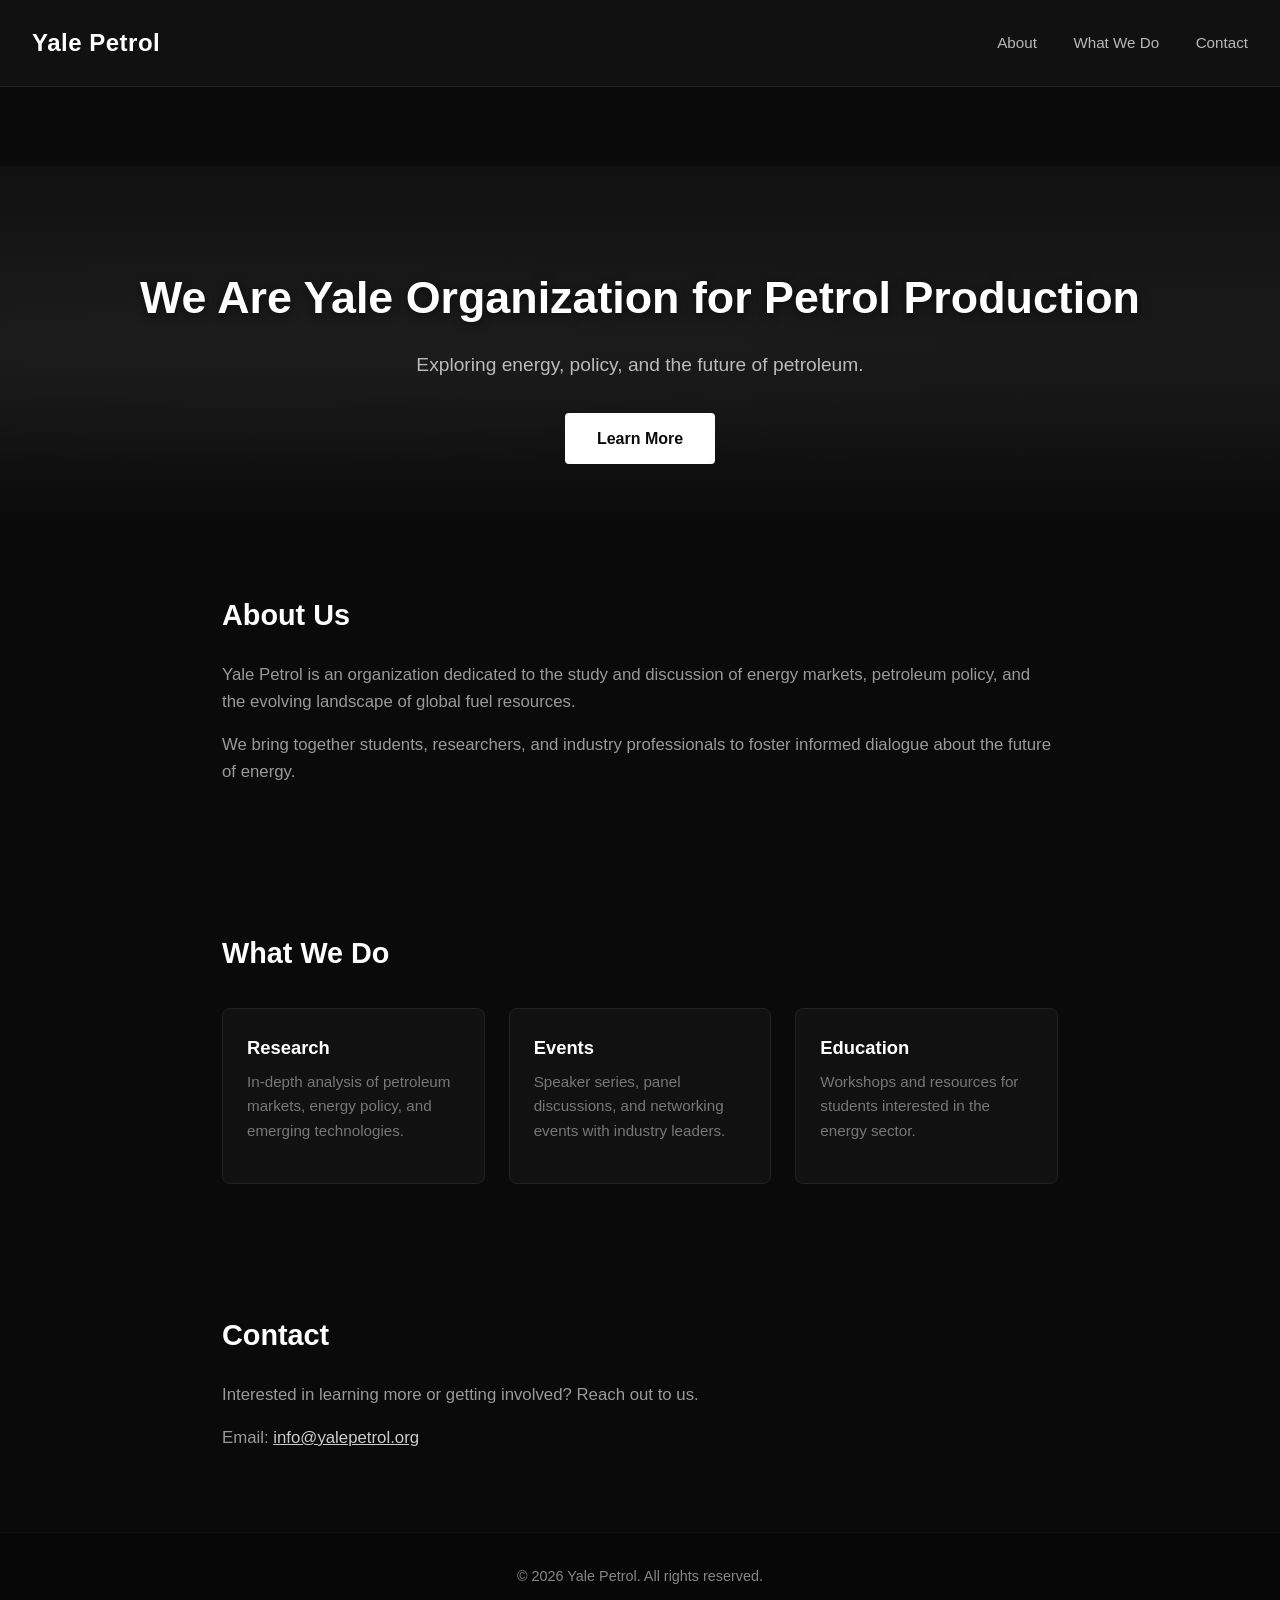
<file: index.html>
<!DOCTYPE html>
<html lang="en">
<head>
    <meta charset="UTF-8">
    <meta name="viewport" content="width=device-width, initial-scale=1.0">
    <title>Yale Petrol</title>
    <style>
        * {
            margin: 0;
            padding: 0;
            box-sizing: border-box;
        }

        body {
            font-family: -apple-system, BlinkMacSystemFont, 'Segoe UI', Roboto, Oxygen, Ubuntu, sans-serif;
            color: #e0e0e0;
            background-color: #0a0a0a;
            line-height: 1.6;
        }

        header {
            background-color: #111111;
            color: #ffffff;
            padding: 1.5rem 2rem;
            display: flex;
            justify-content: space-between;
            align-items: center;
            border-bottom: 1px solid #222;
        }

        header h1 {
            font-size: 1.5rem;
            font-weight: 700;
            letter-spacing: 0.5px;
        }

        nav a {
            color: #ffffff;
            text-decoration: none;
            margin-left: 2rem;
            font-size: 0.95rem;
            opacity: 0.7;
            transition: opacity 0.2s;
        }

        nav a:hover {
            opacity: 1;
        }

        /* Oil drip container */
        .oil-drips {
            position: relative;
            width: 100%;
            height: 80px;
            overflow: hidden;
            background: transparent;
            z-index: 10;
            margin-top: -1px;
        }

        .drip {
            position: absolute;
            top: -20px;
            width: 12px;
            background: linear-gradient(180deg, #1a1a1a 0%, #0d0d0d 40%, #111 100%);
            border-radius: 0 0 50% 50%;
            animation: dripDown 3s ease-in infinite;
        }

        .drip::after {
            content: '';
            position: absolute;
            bottom: -8px;
            left: 50%;
            transform: translateX(-50%);
            width: 14px;
            height: 10px;
            background: radial-gradient(ellipse, #1a1a1a, transparent);
            border-radius: 50%;
        }

        .drip:nth-child(1) { left: 5%; animation-delay: 0s; animation-duration: 2.8s; width: 10px; }
        .drip:nth-child(2) { left: 15%; animation-delay: 1.2s; animation-duration: 3.4s; width: 14px; }
        .drip:nth-child(3) { left: 25%; animation-delay: 0.5s; animation-duration: 2.6s; width: 11px; }
        .drip:nth-child(4) { left: 35%; animation-delay: 2.1s; animation-duration: 3.1s; width: 13px; }
        .drip:nth-child(5) { left: 45%; animation-delay: 0.8s; animation-duration: 2.9s; width: 10px; }
        .drip:nth-child(6) { left: 55%; animation-delay: 1.7s; animation-duration: 3.3s; width: 15px; }
        .drip:nth-child(7) { left: 65%; animation-delay: 0.3s; animation-duration: 2.7s; width: 12px; }
        .drip:nth-child(8) { left: 75%; animation-delay: 2.5s; animation-duration: 3.0s; width: 11px; }
        .drip:nth-child(9) { left: 85%; animation-delay: 1.0s; animation-duration: 3.5s; width: 13px; }
        .drip:nth-child(10) { left: 93%; animation-delay: 1.9s; animation-duration: 2.5s; width: 10px; }

        @keyframes dripDown {
            0% {
                height: 0;
                opacity: 0.8;
            }
            30% {
                height: 40px;
                opacity: 1;
            }
            60% {
                height: 60px;
                opacity: 0.9;
            }
            80% {
                height: 70px;
                opacity: 0.5;
            }
            100% {
                height: 80px;
                opacity: 0;
            }
        }

        .hero {
            background: linear-gradient(180deg, #111111 0%, #1a1a1a 50%, #0a0a0a 100%);
            color: #ffffff;
            text-align: center;
            padding: 6rem 2rem 4rem;
            position: relative;
            overflow: hidden;
        }

        .hero::before {
            content: '';
            position: absolute;
            top: 0;
            left: 0;
            right: 0;
            bottom: 0;
            background:
                radial-gradient(ellipse at 20% 50%, rgba(30, 30, 30, 0.5) 0%, transparent 50%),
                radial-gradient(ellipse at 80% 50%, rgba(25, 25, 25, 0.5) 0%, transparent 50%);
            pointer-events: none;
        }

        .hero h2 {
            font-size: 2.8rem;
            margin-bottom: 1rem;
            font-weight: 700;
            position: relative;
            text-shadow: 0 2px 10px rgba(0, 0, 0, 0.5);
        }

        .hero p {
            font-size: 1.2rem;
            max-width: 600px;
            margin: 0 auto 2rem;
            opacity: 0.7;
            position: relative;
        }

        .hero .btn {
            display: inline-block;
            background-color: #ffffff;
            color: #0a0a0a;
            padding: 0.8rem 2rem;
            border-radius: 4px;
            text-decoration: none;
            font-weight: 600;
            position: relative;
            transition: transform 0.2s, box-shadow 0.2s;
        }

        .hero .btn:hover {
            transform: translateY(-2px);
            box-shadow: 0 4px 20px rgba(255, 255, 255, 0.1);
        }

        .section {
            max-width: 900px;
            margin: 0 auto;
            padding: 4rem 2rem;
        }

        .section h3 {
            font-size: 1.8rem;
            margin-bottom: 1.5rem;
            color: #ffffff;
        }

        .section p {
            font-size: 1.05rem;
            color: #999;
            margin-bottom: 1rem;
        }

        .cards {
            display: grid;
            grid-template-columns: repeat(auto-fit, minmax(250px, 1fr));
            gap: 1.5rem;
            margin-top: 2rem;
        }

        .card {
            border: 1px solid #222;
            border-radius: 8px;
            padding: 1.5rem;
            background-color: #111;
            transition: box-shadow 0.2s, border-color 0.2s;
        }

        .card:hover {
            box-shadow: 0 4px 20px rgba(0, 0, 0, 0.4);
            border-color: #333;
        }

        .card h4 {
            color: #ffffff;
            margin-bottom: 0.5rem;
            font-size: 1.15rem;
        }

        .card p {
            font-size: 0.95rem;
            color: #777;
        }

        footer {
            background-color: #050505;
            color: #ffffff;
            text-align: center;
            padding: 2rem;
            font-size: 0.9rem;
            opacity: 0.5;
            border-top: 1px solid #1a1a1a;
        }

        .section a {
            color: #ccc;
            transition: color 0.2s;
        }

        .section a:hover {
            color: #fff;
        }
    </style>
</head>
<body>
    <header>
        <h1>Yale Petrol</h1>
        <nav>
            <a href="#about">About</a>
            <a href="#what-we-do">What We Do</a>
            <a href="#contact">Contact</a>
        </nav>
    </header>

    <div class="oil-drips">
        <div class="drip"></div>
        <div class="drip"></div>
        <div class="drip"></div>
        <div class="drip"></div>
        <div class="drip"></div>
        <div class="drip"></div>
        <div class="drip"></div>
        <div class="drip"></div>
        <div class="drip"></div>
        <div class="drip"></div>
    </div>

    <section class="hero">
        <h2>We Are Yale Organization for Petrol Production</h2>
        <p>Exploring energy, policy, and the future of petroleum.</p>
        <a href="#about" class="btn">Learn More</a>
    </section>

    <section class="section" id="about">
        <h3>About Us</h3>
        <p>Yale Petrol is an organization dedicated to the study and discussion of energy markets, petroleum policy, and the evolving landscape of global fuel resources.</p>
        <p>We bring together students, researchers, and industry professionals to foster informed dialogue about the future of energy.</p>
    </section>

    <section class="section" id="what-we-do">
        <h3>What We Do</h3>
        <div class="cards">
            <div class="card">
                <h4>Research</h4>
                <p>In-depth analysis of petroleum markets, energy policy, and emerging technologies.</p>
            </div>
            <div class="card">
                <h4>Events</h4>
                <p>Speaker series, panel discussions, and networking events with industry leaders.</p>
            </div>
            <div class="card">
                <h4>Education</h4>
                <p>Workshops and resources for students interested in the energy sector.</p>
            </div>
        </div>
    </section>

    <section class="section" id="contact">
        <h3>Contact</h3>
        <p>Interested in learning more or getting involved? Reach out to us.</p>
        <p>Email: <a href="mailto:info@yalepetrol.org">info@yalepetrol.org</a></p>
    </section>

    <footer>
        <p>&copy; 2026 Yale Petrol. All rights reserved.</p>
    </footer>
</body>
</html>
</file>
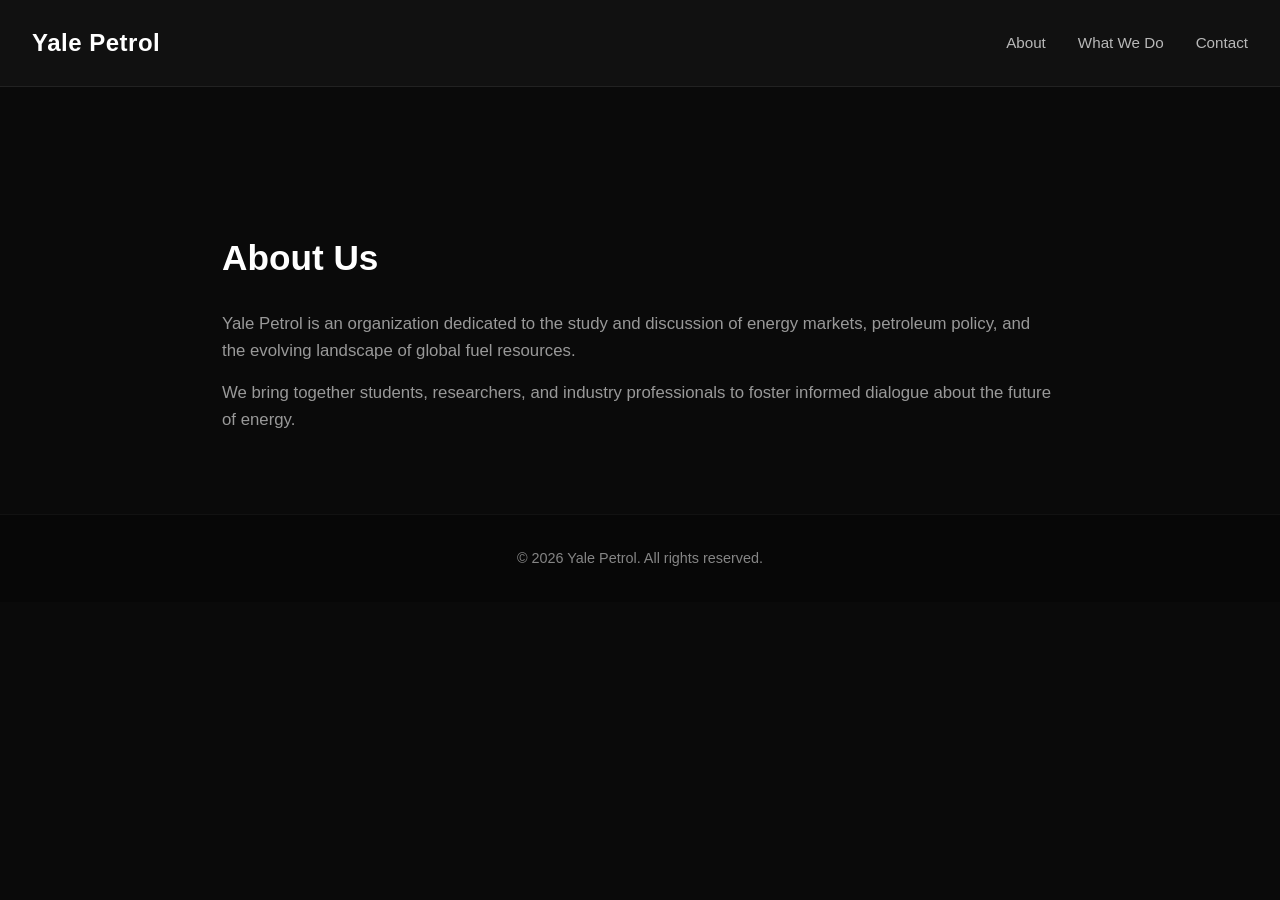
<file: about.html>
<!DOCTYPE html>
<html lang="en">
<head>
    <meta charset="UTF-8">
    <meta name="viewport" content="width=device-width, initial-scale=1.0">
    <title>About - Yale Petrol</title>
    <link rel="stylesheet" href="style.css">
</head>
<body>
    <header>
        <h1><a href="index.html">Yale Petrol</a></h1>
        <nav>
            <a href="about.html">About</a>
            <div class="dropdown">
                <a href="what-we-do.html">What We Do</a>
                <div class="dropdown-menu">
                    <a href="research.html">Research</a>
                    <a href="finance.html">Finance</a>
                    <a href="events.html">Events</a>
                </div>
            </div>
            <a href="contact.html">Contact</a>
        </nav>
    </header>

    <div class="oil-drips">
        <div class="drip"></div><div class="drip"></div><div class="drip"></div><div class="drip"></div><div class="drip"></div>
        <div class="drip"></div><div class="drip"></div><div class="drip"></div><div class="drip"></div><div class="drip"></div>
    </div>

    <div class="page-content">
        <h2>About Us</h2>
        <p>Yale Petrol is an organization dedicated to the study and discussion of energy markets, petroleum policy, and the evolving landscape of global fuel resources.</p>
        <p>We bring together students, researchers, and industry professionals to foster informed dialogue about the future of energy.</p>
    </div>

    <footer>
        <p>&copy; 2026 Yale Petrol. All rights reserved.</p>
    </footer>
</body>
</html>
</file>
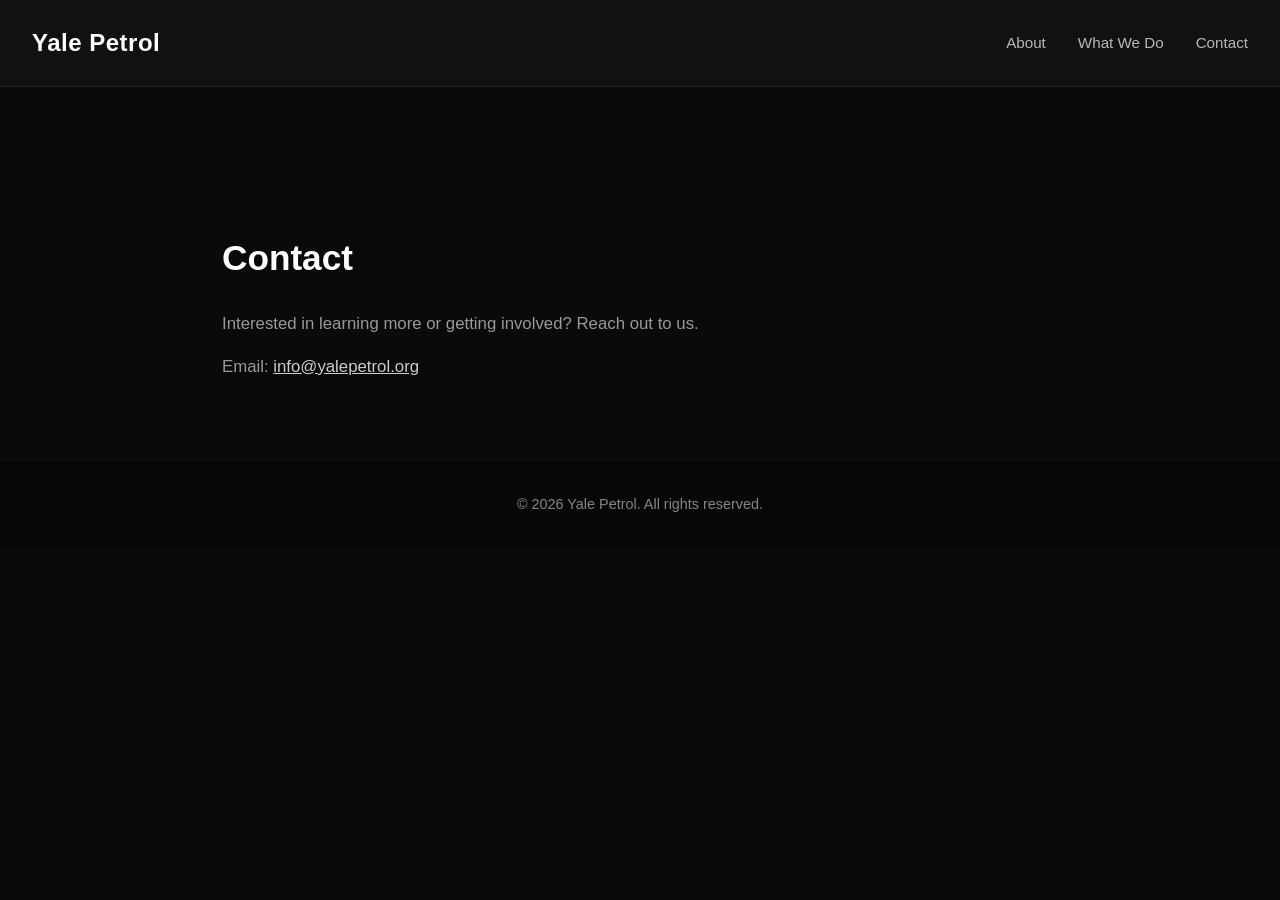
<file: contact.html>
<!DOCTYPE html>
<html lang="en">
<head>
    <meta charset="UTF-8">
    <meta name="viewport" content="width=device-width, initial-scale=1.0">
    <title>Contact - Yale Petrol</title>
    <link rel="stylesheet" href="style.css">
</head>
<body>
    <header>
        <h1><a href="index.html">Yale Petrol</a></h1>
        <nav>
            <a href="about.html">About</a>
            <div class="dropdown">
                <a href="what-we-do.html">What We Do</a>
                <div class="dropdown-menu">
                    <a href="research.html">Research</a>
                    <a href="finance.html">Finance</a>
                    <a href="events.html">Events</a>
                </div>
            </div>
            <a href="contact.html">Contact</a>
        </nav>
    </header>

    <div class="oil-drips">
        <div class="drip"></div><div class="drip"></div><div class="drip"></div><div class="drip"></div><div class="drip"></div>
        <div class="drip"></div><div class="drip"></div><div class="drip"></div><div class="drip"></div><div class="drip"></div>
    </div>

    <div class="page-content">
        <h2>Contact</h2>
        <p>Interested in learning more or getting involved? Reach out to us.</p>
        <p>Email: <a href="mailto:info@yalepetrol.org">info@yalepetrol.org</a></p>
    </div>

    <footer>
        <p>&copy; 2026 Yale Petrol. All rights reserved.</p>
    </footer>
</body>
</html>
</file>
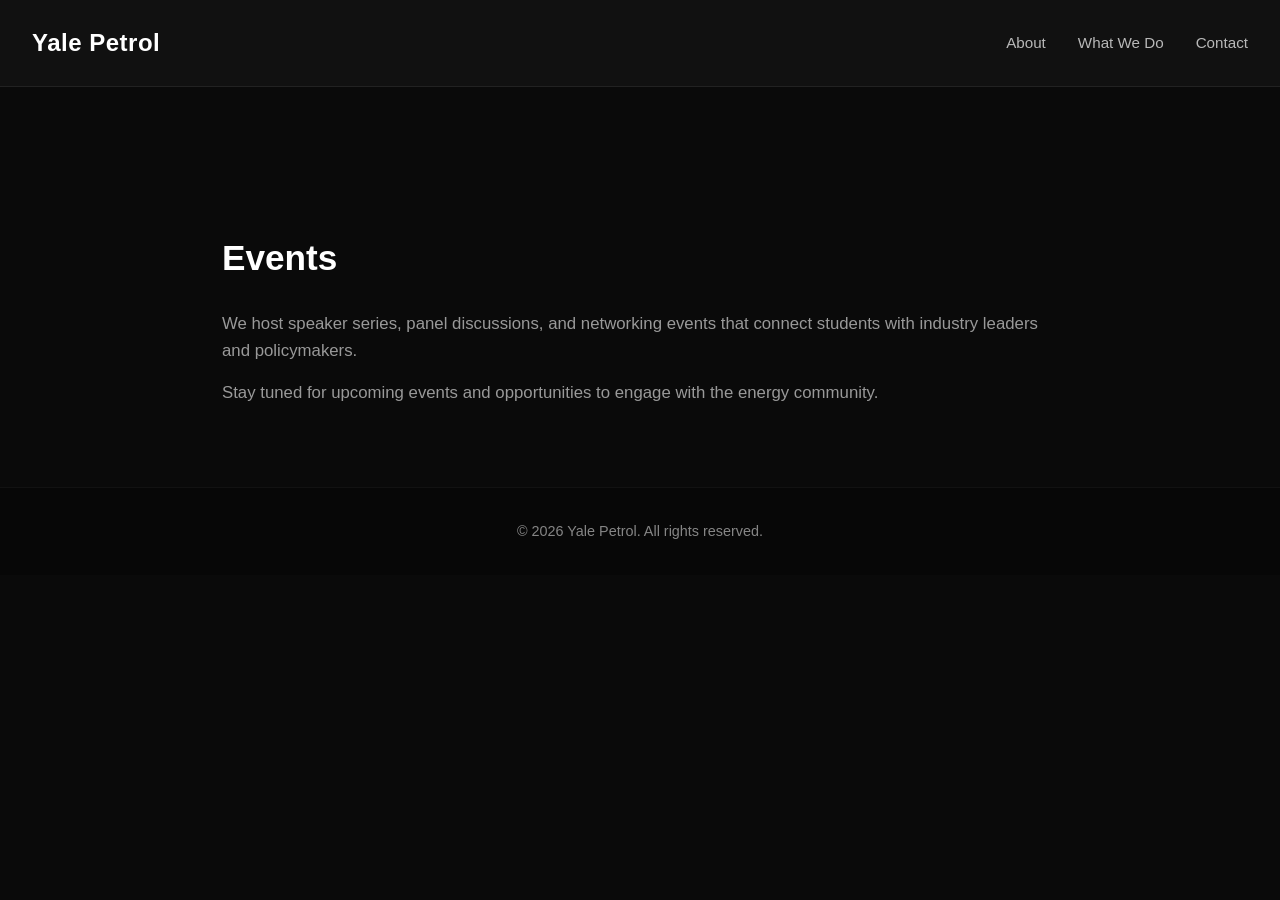
<file: events.html>
<!DOCTYPE html>
<html lang="en">
<head>
    <meta charset="UTF-8">
    <meta name="viewport" content="width=device-width, initial-scale=1.0">
    <title>Events - Yale Petrol</title>
    <link rel="stylesheet" href="style.css">
</head>
<body>
    <header>
        <h1><a href="index.html">Yale Petrol</a></h1>
        <nav>
            <a href="about.html">About</a>
            <div class="dropdown">
                <a href="what-we-do.html">What We Do</a>
                <div class="dropdown-menu">
                    <a href="research.html">Research</a>
                    <a href="finance.html">Finance</a>
                    <a href="events.html">Events</a>
                </div>
            </div>
            <a href="contact.html">Contact</a>
        </nav>
    </header>

    <div class="oil-drips">
        <div class="drip"></div><div class="drip"></div><div class="drip"></div><div class="drip"></div><div class="drip"></div>
        <div class="drip"></div><div class="drip"></div><div class="drip"></div><div class="drip"></div><div class="drip"></div>
    </div>

    <div class="page-content">
        <h2>Events</h2>
        <p>We host speaker series, panel discussions, and networking events that connect students with industry leaders and policymakers.</p>
        <p>Stay tuned for upcoming events and opportunities to engage with the energy community.</p>
    </div>

    <footer>
        <p>&copy; 2026 Yale Petrol. All rights reserved.</p>
    </footer>
</body>
</html>
</file>
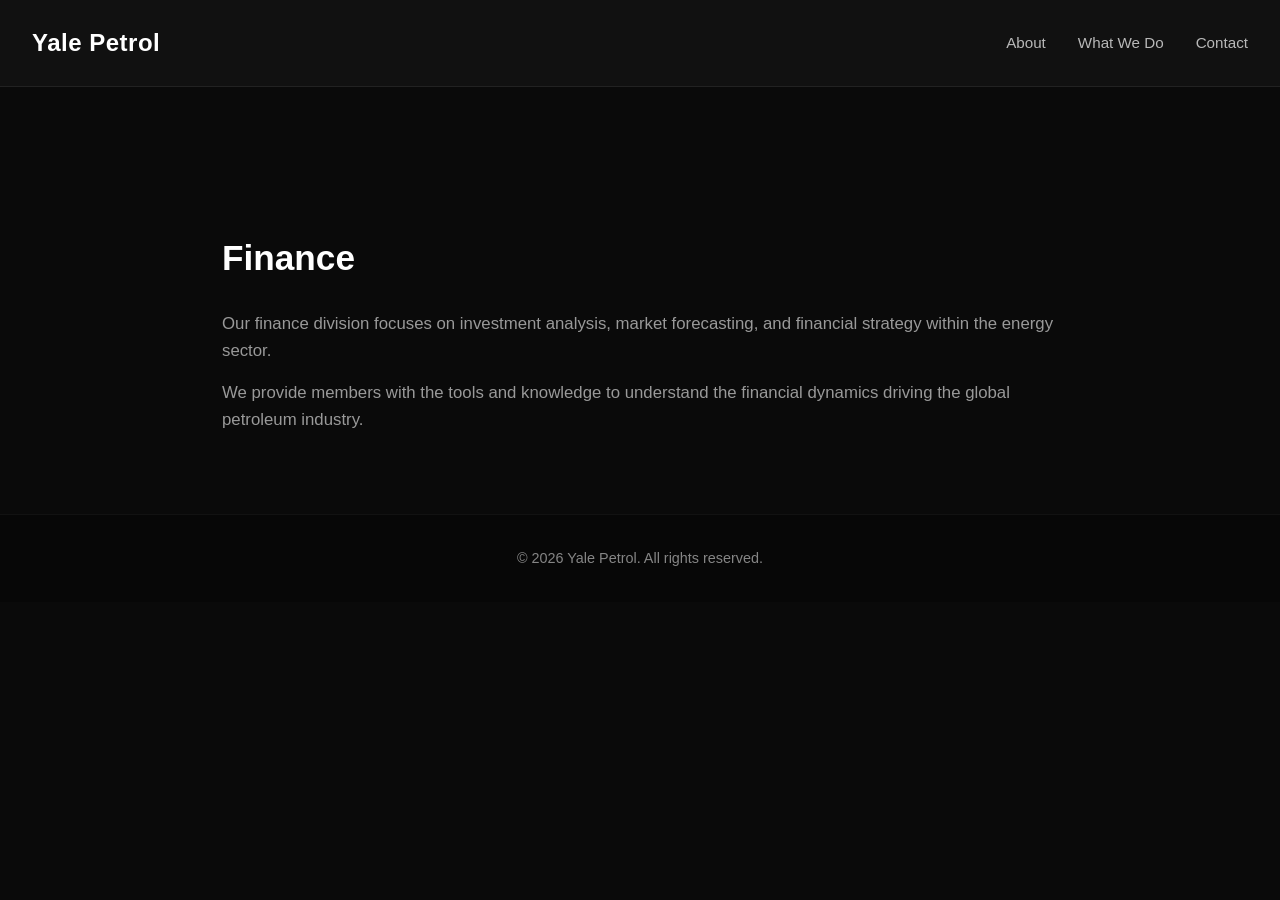
<file: finance.html>
<!DOCTYPE html>
<html lang="en">
<head>
    <meta charset="UTF-8">
    <meta name="viewport" content="width=device-width, initial-scale=1.0">
    <title>Finance - Yale Petrol</title>
    <link rel="stylesheet" href="style.css">
</head>
<body>
    <header>
        <h1><a href="index.html">Yale Petrol</a></h1>
        <nav>
            <a href="about.html">About</a>
            <div class="dropdown">
                <a href="what-we-do.html">What We Do</a>
                <div class="dropdown-menu">
                    <a href="research.html">Research</a>
                    <a href="finance.html">Finance</a>
                    <a href="events.html">Events</a>
                </div>
            </div>
            <a href="contact.html">Contact</a>
        </nav>
    </header>

    <div class="oil-drips">
        <div class="drip"></div><div class="drip"></div><div class="drip"></div><div class="drip"></div><div class="drip"></div>
        <div class="drip"></div><div class="drip"></div><div class="drip"></div><div class="drip"></div><div class="drip"></div>
    </div>

    <div class="page-content">
        <h2>Finance</h2>
        <p>Our finance division focuses on investment analysis, market forecasting, and financial strategy within the energy sector.</p>
        <p>We provide members with the tools and knowledge to understand the financial dynamics driving the global petroleum industry.</p>
    </div>

    <footer>
        <p>&copy; 2026 Yale Petrol. All rights reserved.</p>
    </footer>
</body>
</html>
</file>
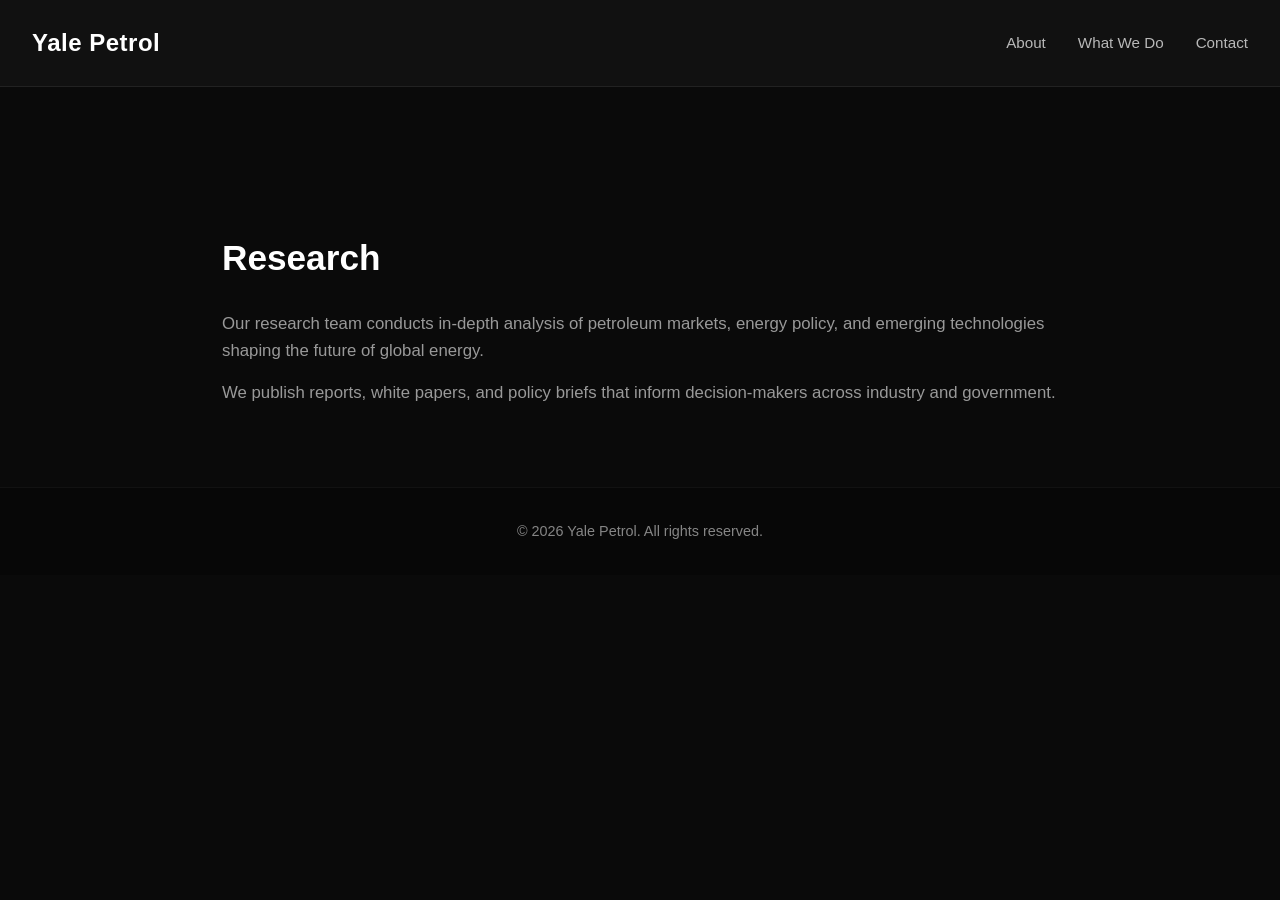
<file: research.html>
<!DOCTYPE html>
<html lang="en">
<head>
    <meta charset="UTF-8">
    <meta name="viewport" content="width=device-width, initial-scale=1.0">
    <title>Research - Yale Petrol</title>
    <link rel="stylesheet" href="style.css">
</head>
<body>
    <header>
        <h1><a href="index.html">Yale Petrol</a></h1>
        <nav>
            <a href="about.html">About</a>
            <div class="dropdown">
                <a href="what-we-do.html">What We Do</a>
                <div class="dropdown-menu">
                    <a href="research.html">Research</a>
                    <a href="finance.html">Finance</a>
                    <a href="events.html">Events</a>
                </div>
            </div>
            <a href="contact.html">Contact</a>
        </nav>
    </header>

    <div class="oil-drips">
        <div class="drip"></div><div class="drip"></div><div class="drip"></div><div class="drip"></div><div class="drip"></div>
        <div class="drip"></div><div class="drip"></div><div class="drip"></div><div class="drip"></div><div class="drip"></div>
    </div>

    <div class="page-content">
        <h2>Research</h2>
        <p>Our research team conducts in-depth analysis of petroleum markets, energy policy, and emerging technologies shaping the future of global energy.</p>
        <p>We publish reports, white papers, and policy briefs that inform decision-makers across industry and government.</p>
    </div>

    <footer>
        <p>&copy; 2026 Yale Petrol. All rights reserved.</p>
    </footer>
</body>
</html>
</file>
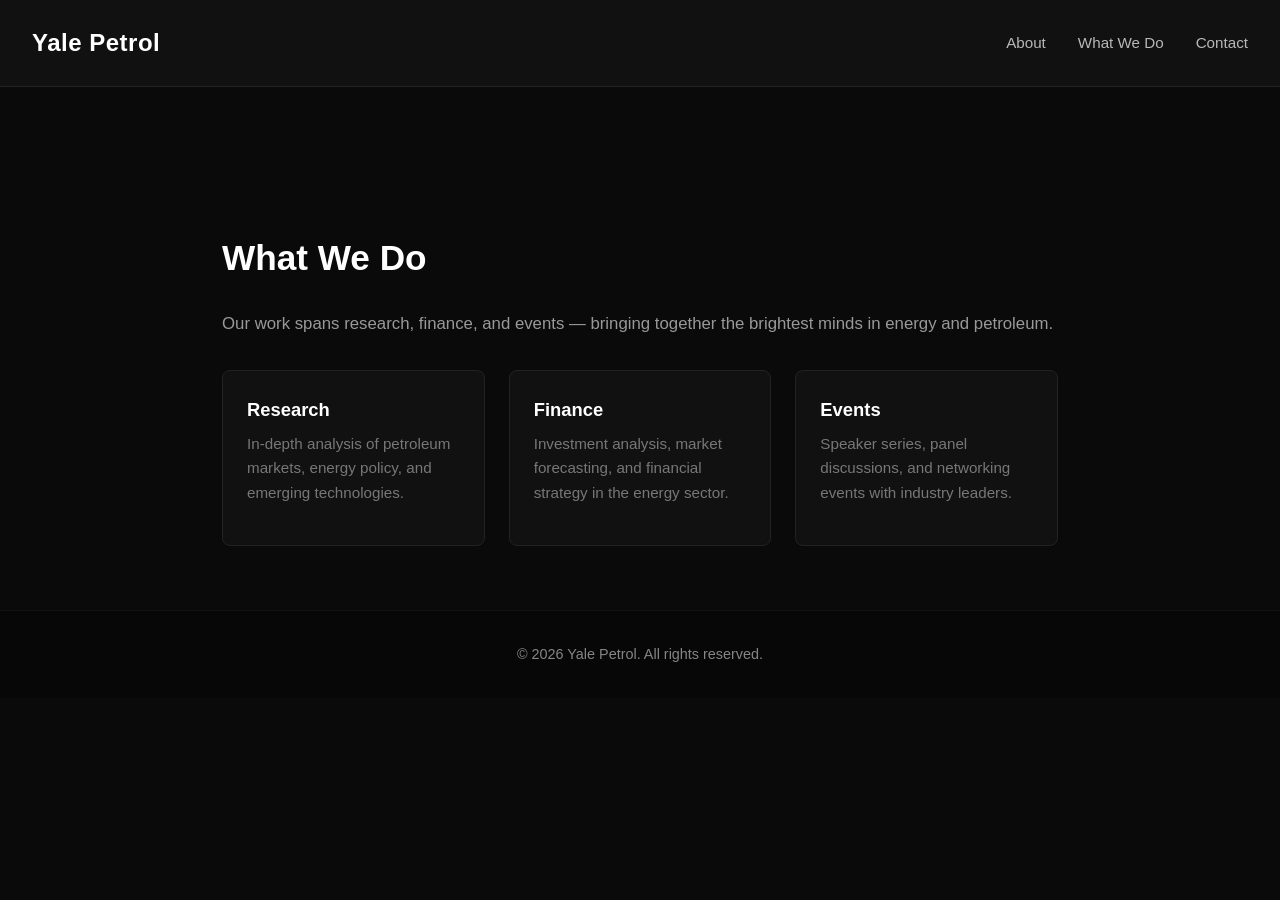
<file: what-we-do.html>
<!DOCTYPE html>
<html lang="en">
<head>
    <meta charset="UTF-8">
    <meta name="viewport" content="width=device-width, initial-scale=1.0">
    <title>What We Do - Yale Petrol</title>
    <link rel="stylesheet" href="style.css">
</head>
<body>
    <header>
        <h1><a href="index.html">Yale Petrol</a></h1>
        <nav>
            <a href="about.html">About</a>
            <div class="dropdown">
                <a href="what-we-do.html">What We Do</a>
                <div class="dropdown-menu">
                    <a href="research.html">Research</a>
                    <a href="finance.html">Finance</a>
                    <a href="events.html">Events</a>
                </div>
            </div>
            <a href="contact.html">Contact</a>
        </nav>
    </header>

    <div class="oil-drips">
        <div class="drip"></div><div class="drip"></div><div class="drip"></div><div class="drip"></div><div class="drip"></div>
        <div class="drip"></div><div class="drip"></div><div class="drip"></div><div class="drip"></div><div class="drip"></div>
    </div>

    <div class="page-content">
        <h2>What We Do</h2>
        <p>Our work spans research, finance, and events — bringing together the brightest minds in energy and petroleum.</p>

        <div class="cards">
            <a href="research.html" style="text-decoration: none;">
                <div class="card">
                    <h4>Research</h4>
                    <p>In-depth analysis of petroleum markets, energy policy, and emerging technologies.</p>
                </div>
            </a>
            <a href="finance.html" style="text-decoration: none;">
                <div class="card">
                    <h4>Finance</h4>
                    <p>Investment analysis, market forecasting, and financial strategy in the energy sector.</p>
                </div>
            </a>
            <a href="events.html" style="text-decoration: none;">
                <div class="card">
                    <h4>Events</h4>
                    <p>Speaker series, panel discussions, and networking events with industry leaders.</p>
                </div>
            </a>
        </div>
    </div>

    <footer>
        <p>&copy; 2026 Yale Petrol. All rights reserved.</p>
    </footer>
</body>
</html>
</file>
<file: style.css>
* {
    margin: 0;
    padding: 0;
    box-sizing: border-box;
}

body {
    font-family: -apple-system, BlinkMacSystemFont, 'Segoe UI', Roboto, Oxygen, Ubuntu, sans-serif;
    color: #e0e0e0;
    background-color: #0a0a0a;
    line-height: 1.6;
}

header {
    background-color: #111111;
    color: #ffffff;
    padding: 1.5rem 2rem;
    display: flex;
    justify-content: space-between;
    align-items: center;
    border-bottom: 1px solid #222;
    position: relative;
    z-index: 100;
}

header h1 {
    font-size: 1.5rem;
    font-weight: 700;
    letter-spacing: 0.5px;
}

header h1 a {
    color: #ffffff;
    text-decoration: none;
}

nav {
    display: flex;
    align-items: center;
    gap: 0;
}

nav > a {
    color: #ffffff;
    text-decoration: none;
    margin-left: 2rem;
    font-size: 0.95rem;
    opacity: 0.7;
    transition: opacity 0.2s;
}

nav > a:hover {
    opacity: 1;
}

/* Dropdown */
.dropdown {
    position: relative;
    margin-left: 2rem;
}

.dropdown > a {
    color: #ffffff;
    text-decoration: none;
    font-size: 0.95rem;
    opacity: 0.7;
    transition: opacity 0.2s;
    cursor: pointer;
}

.dropdown:hover > a {
    opacity: 1;
}

.dropdown-menu {
    display: none;
    position: absolute;
    top: 100%;
    left: 0;
    background-color: #1a1a1a;
    border: 1px solid #333;
    border-radius: 6px;
    min-width: 160px;
    padding: 0.5rem 0;
    margin-top: 0.5rem;
    box-shadow: 0 8px 24px rgba(0, 0, 0, 0.6);
    z-index: 200;
}

.dropdown:hover .dropdown-menu {
    display: block;
}

.dropdown-menu a {
    display: block;
    padding: 0.5rem 1.2rem;
    color: #ccc;
    text-decoration: none;
    font-size: 0.9rem;
    transition: background-color 0.15s, color 0.15s;
}

.dropdown-menu a:hover {
    background-color: #252525;
    color: #ffffff;
}

/* Oil drip container */
.oil-drips {
    position: relative;
    width: 100%;
    height: 80px;
    overflow: hidden;
    background: transparent;
    z-index: 10;
    margin-top: -1px;
}

.drip {
    position: absolute;
    top: -20px;
    width: 12px;
    background: linear-gradient(180deg, #1a1a1a 0%, #0d0d0d 40%, #111 100%);
    border-radius: 0 0 50% 50%;
    animation: dripDown 3s ease-in infinite;
}

.drip::after {
    content: '';
    position: absolute;
    bottom: -8px;
    left: 50%;
    transform: translateX(-50%);
    width: 14px;
    height: 10px;
    background: radial-gradient(ellipse, #1a1a1a, transparent);
    border-radius: 50%;
}

.drip:nth-child(1) { left: 5%; animation-delay: 0s; animation-duration: 2.8s; width: 10px; }
.drip:nth-child(2) { left: 15%; animation-delay: 1.2s; animation-duration: 3.4s; width: 14px; }
.drip:nth-child(3) { left: 25%; animation-delay: 0.5s; animation-duration: 2.6s; width: 11px; }
.drip:nth-child(4) { left: 35%; animation-delay: 2.1s; animation-duration: 3.1s; width: 13px; }
.drip:nth-child(5) { left: 45%; animation-delay: 0.8s; animation-duration: 2.9s; width: 10px; }
.drip:nth-child(6) { left: 55%; animation-delay: 1.7s; animation-duration: 3.3s; width: 15px; }
.drip:nth-child(7) { left: 65%; animation-delay: 0.3s; animation-duration: 2.7s; width: 12px; }
.drip:nth-child(8) { left: 75%; animation-delay: 2.5s; animation-duration: 3.0s; width: 11px; }
.drip:nth-child(9) { left: 85%; animation-delay: 1.0s; animation-duration: 3.5s; width: 13px; }
.drip:nth-child(10) { left: 93%; animation-delay: 1.9s; animation-duration: 2.5s; width: 10px; }

@keyframes dripDown {
    0% {
        height: 0;
        opacity: 0.8;
    }
    30% {
        height: 40px;
        opacity: 1;
    }
    60% {
        height: 60px;
        opacity: 0.9;
    }
    80% {
        height: 70px;
        opacity: 0.5;
    }
    100% {
        height: 80px;
        opacity: 0;
    }
}

/* Hero (index only) */
.hero {
    background: linear-gradient(180deg, #111111 0%, #1a1a1a 50%, #0a0a0a 100%);
    color: #ffffff;
    text-align: center;
    padding: 6rem 2rem 4rem;
    position: relative;
    overflow: hidden;
}

.hero::before {
    content: '';
    position: absolute;
    top: 0;
    left: 0;
    right: 0;
    bottom: 0;
    background:
        radial-gradient(ellipse at 20% 50%, rgba(30, 30, 30, 0.5) 0%, transparent 50%),
        radial-gradient(ellipse at 80% 50%, rgba(25, 25, 25, 0.5) 0%, transparent 50%);
    pointer-events: none;
}

.hero h2 {
    font-size: 2.8rem;
    margin-bottom: 1rem;
    font-weight: 700;
    position: relative;
    text-shadow: 0 2px 10px rgba(0, 0, 0, 0.5);
}

.hero p {
    font-size: 1.2rem;
    max-width: 600px;
    margin: 0 auto 2rem;
    opacity: 0.7;
    position: relative;
}

.hero .btn {
    display: inline-block;
    background-color: #ffffff;
    color: #0a0a0a;
    padding: 0.8rem 2rem;
    border-radius: 4px;
    text-decoration: none;
    font-weight: 600;
    position: relative;
    transition: transform 0.2s, box-shadow 0.2s;
}

.hero .btn:hover {
    transform: translateY(-2px);
    box-shadow: 0 4px 20px rgba(255, 255, 255, 0.1);
}

/* Page content */
.page-content {
    max-width: 900px;
    margin: 0 auto;
    padding: 4rem 2rem;
}

.page-content h2 {
    font-size: 2.2rem;
    margin-bottom: 1.5rem;
    color: #ffffff;
}

.page-content h3 {
    font-size: 1.8rem;
    margin-bottom: 1.5rem;
    color: #ffffff;
}

.page-content p {
    font-size: 1.05rem;
    color: #999;
    margin-bottom: 1rem;
}

.page-content a {
    color: #ccc;
    transition: color 0.2s;
}

.page-content a:hover {
    color: #fff;
}

/* Cards */
.cards {
    display: grid;
    grid-template-columns: repeat(auto-fit, minmax(250px, 1fr));
    gap: 1.5rem;
    margin-top: 2rem;
}

.card {
    border: 1px solid #222;
    border-radius: 8px;
    padding: 1.5rem;
    background-color: #111;
    transition: box-shadow 0.2s, border-color 0.2s;
}

.card:hover {
    box-shadow: 0 4px 20px rgba(0, 0, 0, 0.4);
    border-color: #333;
}

.card h4 {
    color: #ffffff;
    margin-bottom: 0.5rem;
    font-size: 1.15rem;
}

.card p {
    font-size: 0.95rem;
    color: #777;
}

footer {
    background-color: #050505;
    color: #ffffff;
    text-align: center;
    padding: 2rem;
    font-size: 0.9rem;
    opacity: 0.5;
    border-top: 1px solid #1a1a1a;
}
</file>
